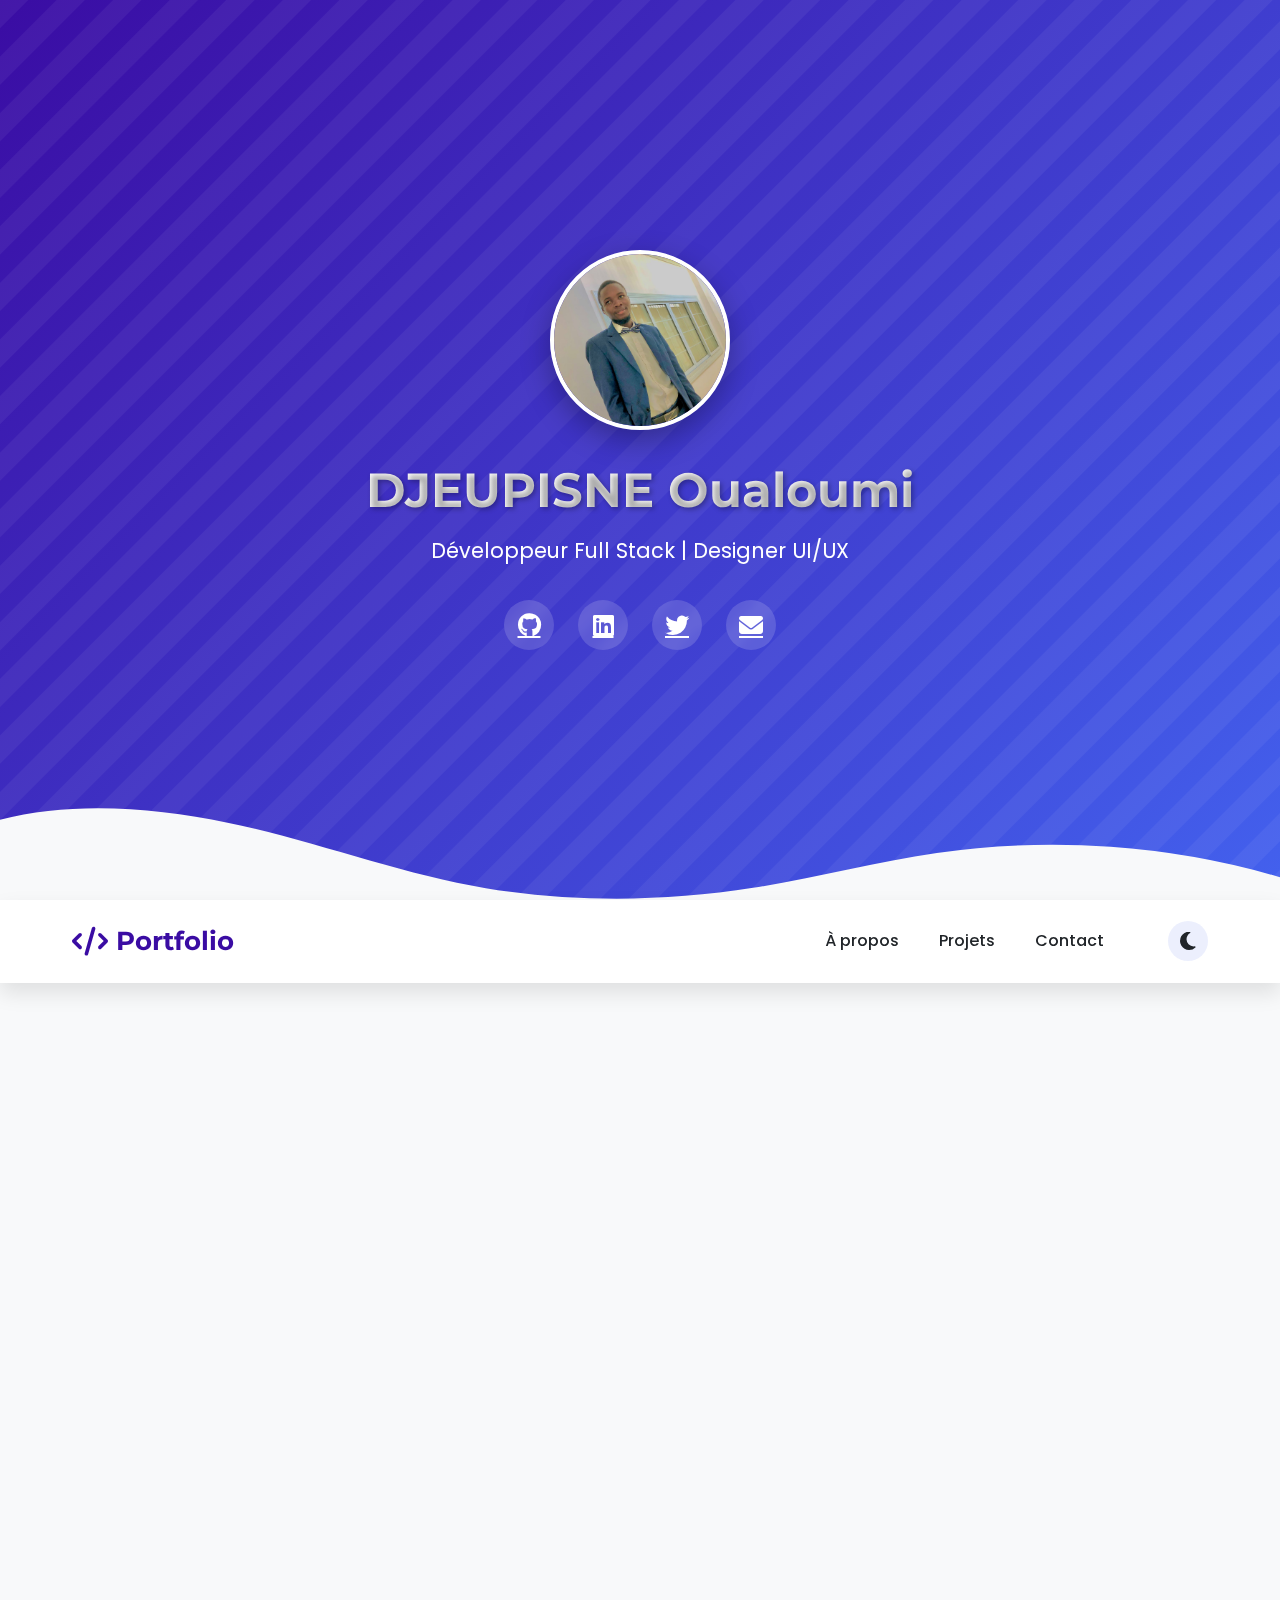
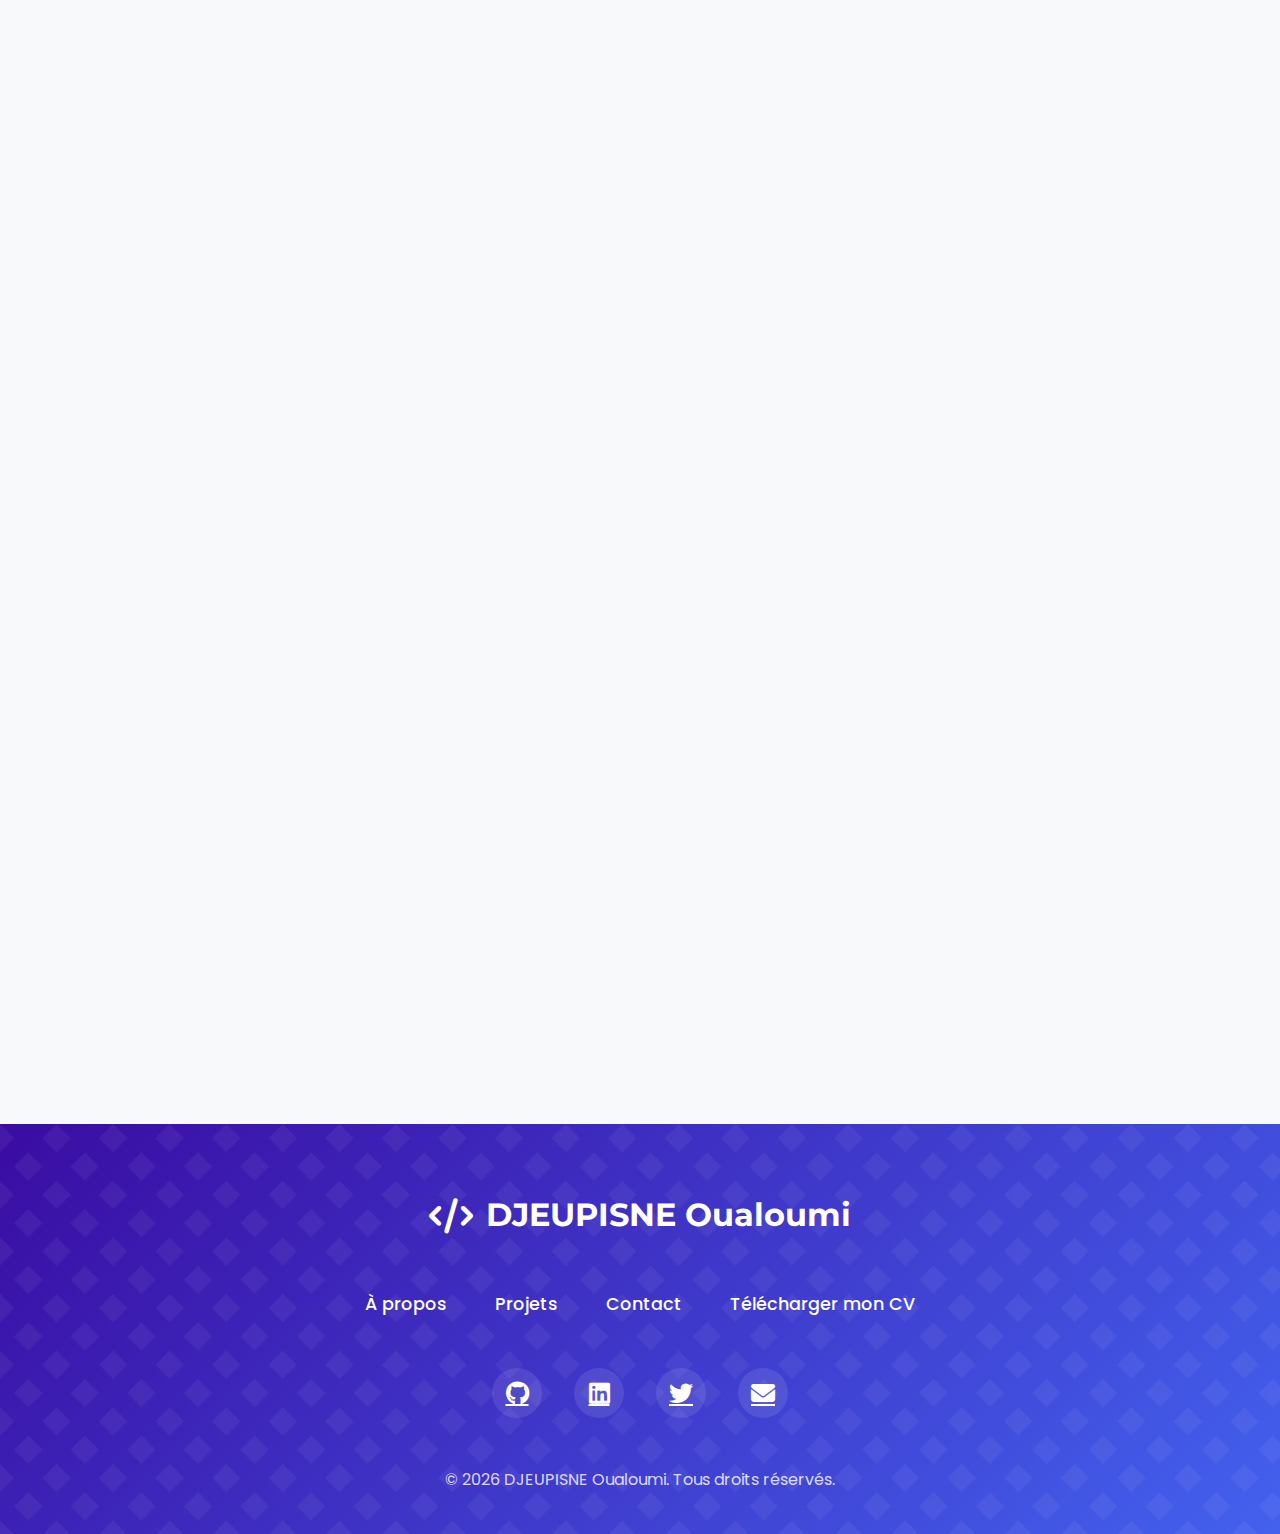
<file: index.html>
<!DOCTYPE html>
<html lang="fr">
<head>
    <meta charset="UTF-8">
    <meta name="viewport" content="width=device-width, initial-scale=1.0">
    <title>Portfolio | DJEUPISNE Oualoumi - Développeur Full Stack</title>
    <meta name="description" content="Portfolio professionnel de DJEUPISNE Oualoumi, Développeur Full Stack et Designer UI/UX basé à Lomé, Togo.">
    
    <!-- Font Awesome -->
    <link rel="stylesheet" href="https://cdnjs.cloudflare.com/ajax/libs/font-awesome/6.4.0/css/all.min.css">
    
    <!-- Google Fonts -->
    <link href="https://fonts.googleapis.com/css2?family=Poppins:wght@300;400;500;600;700&family=Montserrat:wght@400;500;600;700&display=swap" rel="stylesheet">
    
    <!-- AOS Animation -->
    <link href="https://unpkg.com/aos@2.3.1/dist/aos.css" rel="stylesheet">
    
    <!-- Stylesheet -->
    <link rel="stylesheet" href="style.css">
</head>
<body>
    <!-- Header -->
    <header>
        <div class="hero">
            <img src="killer.jpeg" alt="Photo de DJEUPISNE Oualoumi" class="floating" data-aos="fade-up">
            <h1 data-aos="fade-up">DJEUPISNE Oualoumi</h1>
            <p data-aos="fade-up" data-aos-delay="100">Développeur Full Stack | Designer UI/UX</p>
            <div class="social-links" data-aos="fade-up" data-aos-delay="200">
                <a href="https://github.com/votreprofil" target="_blank" aria-label="GitHub"><i class="fab fa-github"></i></a>
                <a href="https://linkedin.com/in/votreprofil" target="_blank" aria-label="LinkedIn"><i class="fab fa-linkedin"></i></a>
                <a href="https://twitter.com/votreprofil" target="_blank" aria-label="Twitter"><i class="fab fa-twitter"></i></a>
                <a href="mailto:oualoumidjeupisne@gmail.com" aria-label="Email"><i class="fas fa-envelope"></i></a>
            </div>
        </div>
        <div class="wave">
            <svg data-name="Layer 1" xmlns="http://www.w3.org/2000/svg" viewBox="0 0 1200 120" preserveAspectRatio="none">
                <path d="M321.39,56.44c58-10.79,114.16-30.13,172-41.86,82.39-16.72,168.19-17.73,250.45-.39C823.78,31,906.67,72,985.66,92.83c70.05,18.48,146.53,26.09,214.34,3V0H0V27.35A600.21,600.21,0,0,0,321.39,56.44Z" class="shape-fill"></path>
            </svg>
        </div>
    </header>
    
    <!-- Navigation -->
    <nav>
        <div class="nav-container">
            <a href="#" class="logo">
                <i class="fas fa-code"></i>
                <span>Portfolio</span>
            </a>
            <div class="nav-links">
                <a href="#about">À propos</a>
                <a href="#projects">Projets</a>
                <a href="#contact">Contact</a>
                <button class="theme-toggle" aria-label="Changer le thème">
                    <i class="fas fa-moon"></i>
                </button>
            </div>
        </div>
    </nav>
    
    <!-- About Section -->
    <section id="about" class="section-padding">
        <h2 class="section-title" data-aos="fade-up">À propos de moi</h2>
        <div class="about-content">
            <div class="about-text" data-aos="fade-right">
                <h3>Qui suis-je ?</h3>
                <p>
                    Je suis un développeur passionné avec une expertise en développement
                    web et mobile. J'aime créer des solutions innovantes et élégantes
                    pour résoudre des problèmes complexes.
                </p>
                <p>
                    Avec 2 ans d'expérience dans le domaine, j'ai travaillé sur divers
                    projets allant des applications web aux solutions d'entreprise.
                </p>
                <h3>Mes compétences</h3>
                <div class="skills">
                    <span class="skill">HTML/CSS</span>
                    <span class="skill">JavaScript</span>
                    <span class="skill">React</span>
                    <span class="skill">Angular</span>
                    <span class="skill">Node.js</span>
                    <span class="skill">Python</span>
                    <span class="skill">UI/UX Design</span>
                    <span class="skill">Git</span>
                    <span class="skill">Java</span>
                    <span class="skill">C</span>
                    <span class="skill">Spring-Boot</span>
                    <span class="skill">Xml/kotlin</span>
                    <span class="skill">WordPress</span>
                    <span class="skill">Responsive Design</span>
                </div>
            </div>
            <div class="about-img" data-aos="fade-left">
                <img src="pon.jpg" alt="Illustration de développement web">
            </div>
        </div>
    </section>
    
    <!-- Projects Section -->
    <section id="projects" class="section-padding">
        <h2 class="section-title" data-aos="fade-up">Mes Projets</h2>
        <div class="projects-grid">
            <div class="project-card" data-aos="fade-up" data-aos-delay="100">
                <div class="project-img">
                    <img src="bar.png" alt="Projet 1">
                </div>
                <div class="project-info">
                    <h3>Application de réservation de billet</h3>
                    <p>Notre application d'agence de voyage en ligne vous connecte aux meilleures destinations, aux offres exclusives et à une expérience de réservation fluide et sécurisée.</p>
                    <div class="project-links">
                        <a href="#" class="view-project-btn" data-project="1"><i class="fas fa-external-link-alt"></i> Voir le projet</a>
                        <a href="#" class="view-code-btn" data-project="1"><i class="fab fa-github"></i> Code source</a>
                    </div>
                </div>
            </div>
            
            <div class="project-card" data-aos="fade-up" data-aos-delay="200">
                <div class="project-img">
                    <img src="rel.png" alt="Projet 2">
                </div>
                <div class="project-info">
                    <h3>Application d'Agence de voyage</h3>
                    <p>Notre application transforme vos rêves d'évasion en réalité. Grâce à une interface intuitive et des suggestions personnalisées, partez à la découverte du monde sans stress.</p>
                    <div class="project-links">
                        <a href="#" class="view-project-btn" data-project="2"><i class="fas fa-external-link-alt"></i> Voir le projet</a>
                        <a href="#" class="view-code-btn" data-project="2"><i class="fab fa-github"></i> Code source</a>
                    </div>
                </div>
            </div>
            
            <div class="project-card" data-aos="fade-up" data-aos-delay="300">
                <div class="project-img">
                    <img src="bay.png" alt="Projet 3">
                </div>
                <div class="project-info">
                    <h3>Application de gestion club vidéo</h3>
                    <p>Notre application vous permet de suivre les abonnés, les cassettes, les emprunts et les retours en temps réel. Grâce à une interface intuitive et des fonctionnalités automatisées, vous gagnez du temps et évitez les erreurs.</p>
                    <div class="project-links">
                        <a href="#" class="view-project-btn" data-project="3"><i class="fas fa-external-link-alt"></i> Voir le projet</a>
                        <a href="#" class="view-code-btn" data-project="3"><i class="fab fa-github"></i> Code source</a>
                    </div>
                </div>
            </div>
        </div>
    </section>
    
    <!-- Contact Section -->
    <section id="contact" class="section-padding">
        <h2 class="section-title" data-aos="fade-up">Contactez-moi</h2>
        <div class="contact-container">
            <div class="contact-info">
                <div class="contact-item" data-aos="fade-right" data-aos-delay="100">
                    <div class="contact-icon">
                        <i class="fas fa-envelope"></i>
                    </div>
                    <div class="contact-text">
                        <h3>Email</h3>
                        <a href="mailto:oualoumidjeupisne@gmail.com">oualoumidjeupisne@gmail.com</a>
                    </div>
                </div>
                
                <div class="contact-item" data-aos="fade-right" data-aos-delay="200">
                    <div class="contact-icon">
                        <i class="fas fa-phone"></i>
                    </div>
                    <div class="contact-text">
                        <h3>Téléphone</h3>
                        <a href="tel:+22893360150">+228 93 36 01 50</a>
                    </div>
                </div>
                
                <div class="contact-item" data-aos="fade-right" data-aos-delay="300">
                    <div class="contact-icon">
                        <i class="fas fa-map-marker-alt"></i>
                    </div>
                    <div class="contact-text">
                        <h3>Localisation</h3>
                        <p>Togo, Lomé</p>
                    </div>
                </div>
            </div>
            
            <div class="contact-form" data-aos="fade-left" data-aos-delay="100">
                <form id="contactForm" action="https://formsubmit.co/oualoumidjeupisne@gmail.com" method="POST">
                    <input type="text" name="_honey" style="display:none">
                    <input type="hidden" name="_captcha" value="false">
                    <input type="hidden" name="_next" value="https://djeupisne.vercel.app/merci.html">
                    <input type="hidden" name="_subject" value="Nouveau message depuis votre portfolio">
                    
                    <div class="form-group">
                        <label for="name">Nom complet</label>
                        <input type="text" id="name" name="name" required>
                    </div>
                    
                    <div class="form-group">
                        <label for="email">Email</label>
                        <input type="email" id="email" name="email" required>
                    </div>
                    
                    <div class="form-group">
                        <label for="message">Votre message</label>
                        <textarea id="message" name="message" rows="5" required></textarea>
                    </div>
                    
                    <button type="submit" class="submit-btn">
                        <i class="fas fa-paper-plane"></i> Envoyer le message
                    </button>
                    
                    <div id="formStatus"></div>
                </form>
            </div>
        </div>
    </section>
    
    <!-- Footer -->
    <footer>
        <div class="footer-content">
            <div class="footer-logo">
                <i class="fas fa-code"></i>
                <span>DJEUPISNE Oualoumi</span>
            </div>
            <div class="footer-links">
                <a href="#about">À propos</a>
                <a href="#projects">Projets</a>
                <a href="#contact">Contact</a>
                <a href="cv.pdf" download>Télécharger mon CV</a>
            </div>
            <div class="footer-social">
                <a href="https://github.com/votreprofil" target="_blank" aria-label="GitHub"><i class="fab fa-github"></i></a>
                <a href="https://linkedin.com/in/votreprofil" target="_blank" aria-label="LinkedIn"><i class="fab fa-linkedin"></i></a>
                <a href="https://twitter.com/votreprofil" target="_blank" aria-label="Twitter"><i class="fab fa-twitter"></i></a>
                <a href="mailto:oualoumidjeupisne@gmail.com" aria-label="Email"><i class="fas fa-envelope"></i></a>
            </div>
            <p class="footer-copyright">© <span id="year"></span> DJEUPISNE Oualoumi. Tous droits réservés.</p>
        </div>
    </footer>
    
    <!-- Back to Top Button -->
    <div class="back-to-top">
        <i class="fas fa-arrow-up"></i>
    </div>
    
    <!-- Protection Overlay -->
    <div class="protection-overlay">
        <i class="fas fa-lock"></i>
        <h2>Action non autorisée</h2>
        <p>L'inspection de ce portfolio est désactivée pour des raisons de protection.</p>
    </div>
    
    <!-- Modal d'authentification -->
    <div id="authModal" class="modal">
        <div class="modal-content">
            <span class="close-modal">&times;</span>
            <h2><i class="fas fa-lock"></i> Authentification requise</h2>
            <p>Veuillez vous connecter pour accéder à ce projet</p>
            <form id="authForm">
                <div class="form-group">
                    <label for="auth-email">Email</label>
                    <input type="email" id="auth-email" required>
                </div>
                <div class="form-group">
                    <label for="auth-password">Mot de passe</label>
                    <input type="password" id="auth-password" required>
                </div>
                <button type="submit" class="submit-btn">
                    <i class="fas fa-sign-in-alt"></i> Se connecter
                </button>
                <div id="authStatus"></div>
            </form>
        </div>
    </div>
    
    <!-- Modal de paiement -->
    <div id="paymentModal" class="modal">
        <div class="modal-content">
            <span class="close-modal">&times;</span>
            <h2><i class="fas fa-credit-card"></i> Paiement sécurisé</h2>
            <p>Accédez au code source pour 19,99€</p>
            <form id="paymentForm">
                <div class="form-group">
                    <label for="card-name">Nom sur la carte</label>
                    <input type="text" id="card-name" required>
                </div>
                <div class="form-group">
                    <label for="card-number">Numéro de carte</label>
                    <input type="text" id="card-number" placeholder="1234 5678 9012 3456" maxlength="19" required>
                </div>
                <div class="form-row">
                    <div class="form-group">
                        <label for="card-expiry">Date d'expiration</label>
                        <input type="text" id="card-expiry" placeholder="MM/AA" maxlength="5" required>
                    </div>
                    <div class="form-group">
                        <label for="card-cvv">CVV</label>
                        <input type="text" id="card-cvv" placeholder="123" maxlength="3" required>
                    </div>
                </div>
                <div class="payment-total">
                    <span>Total:</span>
                    <strong>19,99€</strong>
                </div>
                <button type="submit" class="submit-btn">
                    <i class="fas fa-lock"></i> Payer maintenant
                </button>
                <div id="paymentStatus"></div>
            </form>
        </div>
    </div>
    
    <!-- Scripts -->
    <script src="https://unpkg.com/aos@2.3.1/dist/aos.js"></script>
    <script src="script.js"></script>
</body>
</html>
</file>
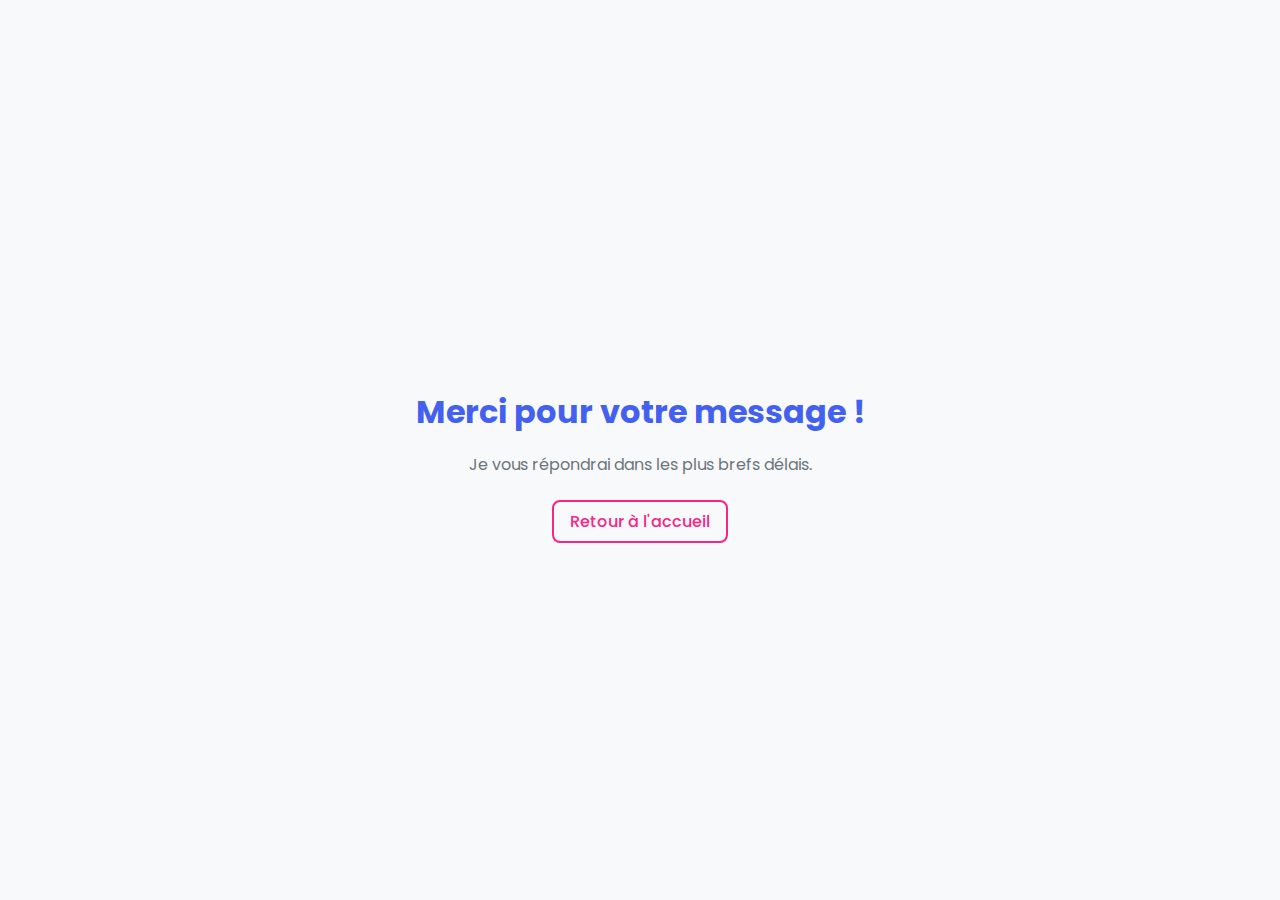
<file: merci.html>
<!DOCTYPE html>
<html lang="fr">
  <head>
    <meta charset="UTF-8" />
    <meta name="viewport" content="width=device-width, initial-scale=1.0" />
    <title>Merci !</title>
    <link
      href="https://fonts.googleapis.com/css2?family=Poppins:wght@300;400;500;600;700&display=swap"
      rel="stylesheet"
    />
    <style>
      body {
        font-family: "Poppins", sans-serif;
        display: flex;
        justify-content: center;
        align-items: center;
        height: 100vh;
        background: #f8f9fa;
        text-align: center;
        margin: 0;
        padding: 0;
      }
      .container {
        max-width: 600px;
        padding: 2rem;
      }
      h1 {
        color: #4361ee;
        margin-bottom: 1rem;
      }
      p {
        color: #6c757d;
        margin-bottom: 2rem;
      }
      a {
        color: #f72585;
        text-decoration: none;
        font-weight: 500;
        padding: 0.5rem 1rem;
        border: 2px solid #f72585;
        border-radius: 8px;
        transition: all 0.3s ease;
      }
      a:hover {
        background: #f72585;
        color: white;
      }
    </style>
  </head>
  <body>
    <div class="container">
      <h1>Merci pour votre message !</h1>
      <p>Je vous répondrai dans les plus brefs délais.</p>
      <a href="/">Retour à l'accueil</a>
    </div>
  </body>
</html>
</file>
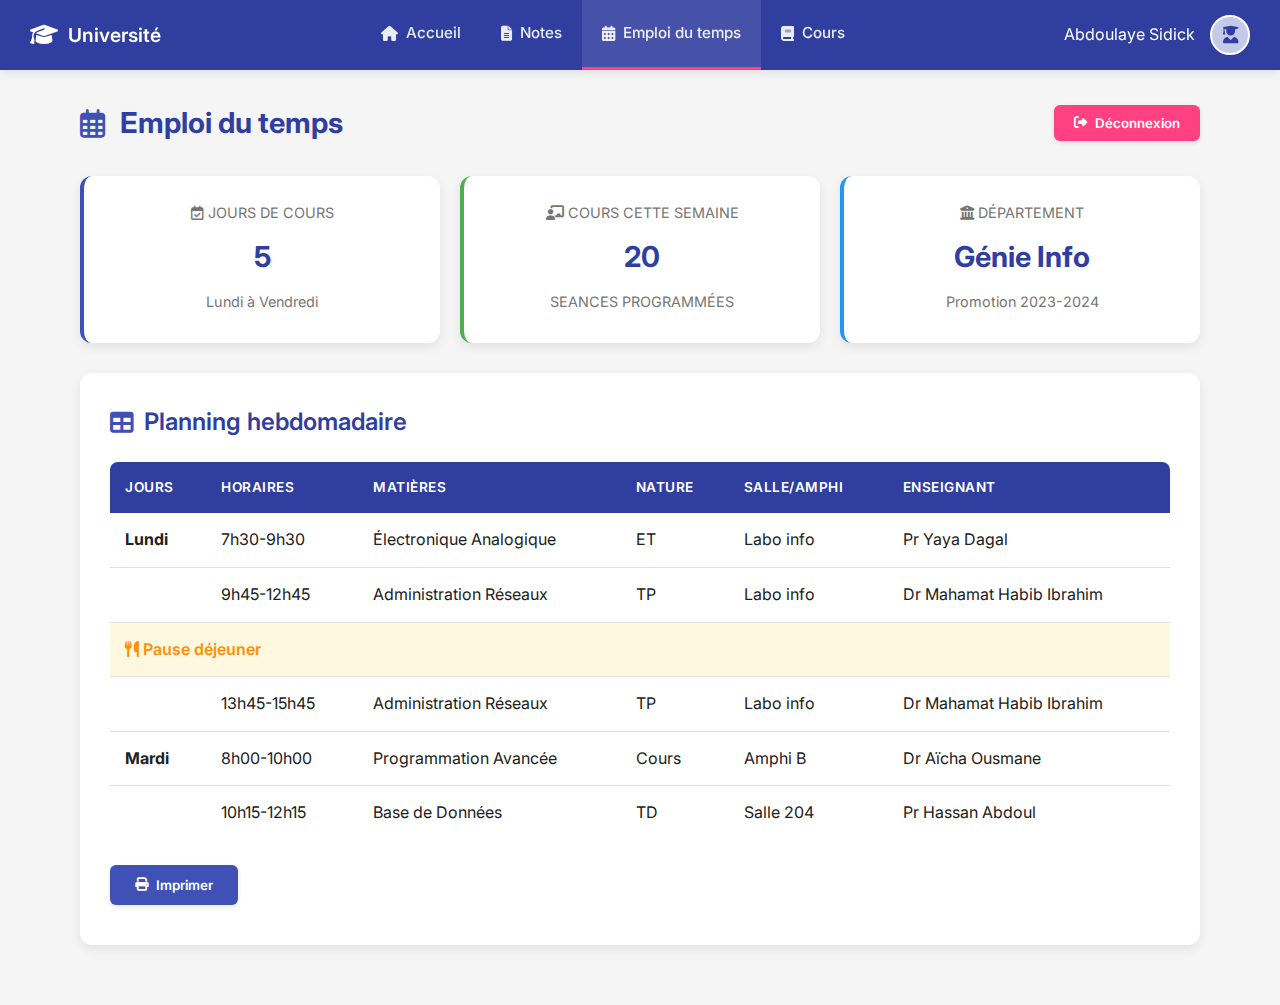
<file: page2.html>
<!DOCTYPE html>
<html lang="fr">
  <head>
    <meta charset="UTF-8" />
    <meta name="viewport" content="width=device-width, initial-scale=1.0" />
    <title>Emploi du Temps - Génie Informatique</title>
    <link
      rel="stylesheet"
      href="https://cdnjs.cloudflare.com/ajax/libs/font-awesome/6.4.0/css/all.min.css"
    />
    <link
      href="https://fonts.googleapis.com/css2?family=Inter:wght@300;400;500;600;700&display=swap"
      rel="stylesheet"
    />
    <style>
      :root {
        --primary: #3f51b5;
        --primary-dark: #303f9f;
        --primary-light: #c5cae9;
        --accent: #ff4081;
        --text-primary: #212121;
        --text-secondary: #757575;
        --divider: #e0e0e0;
        --background: #f5f5f5;
        --white: #ffffff;
        --success: #4caf50;
        --warning: #ff9800;
        --info: #2196f3;
      }

      * {
        margin: 0;
        padding: 0;
        box-sizing: border-box;
        font-family: "Inter", sans-serif;
      }

      body {
        min-height: 100vh;
        background: var(--background);
        color: var(--text-primary);
        line-height: 1.6;
      }

      /* Barre de navigation horizontale en haut */
      .top-nav {
        background: var(--primary-dark);
        color: var(--white);
        padding: 0 30px;
        height: 70px;
        display: flex;
        align-items: center;
        justify-content: space-between;
        box-shadow: 0 2px 10px rgba(0, 0, 0, 0.1);
        position: sticky;
        top: 0;
        z-index: 100;
      }

      .logo {
        display: flex;
        align-items: center;
        font-weight: 600;
        font-size: 1.2rem;
      }

      .logo i {
        margin-right: 10px;
        font-size: 1.4rem;
      }

      .nav-links {
        display: flex;
        height: 100%;
      }

      .nav-links a {
        color: rgba(255, 255, 255, 0.9);
        text-decoration: none;
        padding: 0 20px;
        display: flex;
        align-items: center;
        height: 100%;
        font-weight: 500;
        font-size: 0.95rem;
        transition: all 0.3s ease;
        border-bottom: 3px solid transparent;
      }

      .nav-links a:hover,
      .nav-links a.active {
        background: rgba(255, 255, 255, 0.1);
        border-bottom: 3px solid var(--accent);
      }

      .nav-links a i {
        margin-right: 8px;
      }

      .user-profile {
        display: flex;
        align-items: center;
      }

      .user-avatar {
        width: 40px;
        height: 40px;
        border-radius: 50%;
        background: var(--primary-light);
        margin-left: 15px;
        display: flex;
        align-items: center;
        justify-content: center;
        overflow: hidden;
        border: 2px solid var(--white);
      }

      .user-avatar i {
        color: var(--primary-dark);
        font-size: 1.1rem;
      }

      /* Contenu principal */
      .content {
        padding: 30px 40px;
        max-width: 1200px;
        margin: 0 auto;
      }

      header {
        display: flex;
        justify-content: space-between;
        align-items: center;
        margin-bottom: 30px;
      }

      header h1 {
        color: var(--primary-dark);
        font-weight: 700;
        font-size: 1.8rem;
        display: flex;
        align-items: center;
      }

      header h1 i {
        margin-right: 15px;
        color: var(--primary);
      }

      .btn-deconnexion {
        background: var(--accent);
        color: var(--white);
        padding: 10px 20px;
        border: none;
        border-radius: 6px;
        cursor: pointer;
        font-weight: 600;
        display: flex;
        align-items: center;
        transition: all 0.3s ease;
        box-shadow: 0 2px 5px rgba(0, 0, 0, 0.1);
      }

      .btn-deconnexion:hover {
        background: #e91e63;
        transform: translateY(-2px);
        box-shadow: 0 4px 8px rgba(0, 0, 0, 0.15);
      }

      .btn-deconnexion i {
        margin-right: 8px;
      }

      /* Statistiques améliorées */
      .stats {
        display: grid;
        grid-template-columns: repeat(auto-fit, minmax(250px, 1fr));
        gap: 20px;
        margin-bottom: 30px;
      }

      .stat {
        background: var(--white);
        padding: 25px;
        border-radius: 12px;
        text-align: center;
        box-shadow: 0 4px 12px rgba(0, 0, 0, 0.08);
        transition: transform 0.3s ease, box-shadow 0.3s ease;
        border-left: 4px solid var(--primary);
      }

      .stat:hover {
        transform: translateY(-5px);
        box-shadow: 0 8px 16px rgba(0, 0, 0, 0.1);
      }

      .stat p {
        color: var(--text-secondary);
        font-size: 0.9rem;
        margin-bottom: 5px;
      }

      .stat h2 {
        color: var(--primary-dark);
        margin: 10px 0;
        font-size: 1.8rem;
        font-weight: 700;
      }

      .stat:nth-child(2) {
        border-left-color: var(--success);
      }

      .stat:nth-child(3) {
        border-left-color: var(--info);
      }

      /* Emploi du temps amélioré */
      .timetable {
        background: var(--white);
        padding: 30px;
        border-radius: 12px;
        box-shadow: 0 4px 12px rgba(0, 0, 0, 0.08);
        margin-bottom: 30px;
      }

      .timetable h2 {
        color: var(--primary-dark);
        margin-bottom: 20px;
        font-weight: 600;
        display: flex;
        align-items: center;
      }

      .timetable h2 i {
        margin-right: 10px;
        color: var(--primary);
      }

      table {
        width: 100%;
        border-collapse: separate;
        border-spacing: 0;
        margin-top: 15px;
      }

      th {
        padding: 15px;
        text-align: left;
        background: var(--primary-dark);
        color: var(--white);
        text-transform: uppercase;
        font-weight: 600;
        font-size: 0.85rem;
        letter-spacing: 0.5px;
        position: sticky;
        top: 70px; /* Pour tenir compte de la hauteur de la navbar */
      }

      th:first-child {
        border-top-left-radius: 8px;
      }

      th:last-child {
        border-top-right-radius: 8px;
      }

      td {
        padding: 14px 15px;
        text-align: left;
        border-bottom: 1px solid var(--divider);
        vertical-align: middle;
      }

      tr:last-child td {
        border-bottom: none;
      }

      tr:hover td {
        background: rgba(63, 81, 181, 0.05);
      }

      .pause {
        background: #fff8e1;
        font-weight: 600;
        text-align: center;
        color: #ff8f00;
      }

      .btn-print {
        background: var(--primary);
        color: var(--white);
        padding: 12px 25px;
        border: none;
        border-radius: 6px;
        cursor: pointer;
        display: inline-flex;
        align-items: center;
        margin: 25px 0 10px;
        font-weight: 600;
        transition: all 0.3s ease;
        box-shadow: 0 2px 5px rgba(0, 0, 0, 0.1);
      }

      .btn-print:hover {
        background: var(--primary-dark);
        transform: translateY(-2px);
        box-shadow: 0 4px 8px rgba(0, 0, 0, 0.15);
      }

      .btn-print i {
        margin-right: 8px;
      }

      /* Responsive */
      @media (max-width: 992px) {
        .top-nav {
          padding: 0 15px;
          height: 60px;
        }

        .nav-links a span {
          display: none;
        }

        .nav-links a {
          padding: 0 15px;
        }

        .nav-links a i {
          margin-right: 0;
          font-size: 1.2rem;
        }

        .user-name {
          display: none;
        }

        .content {
          padding: 20px;
        }
      }

      @media (max-width: 768px) {
        .stats {
          grid-template-columns: 1fr;
        }

        table {
          display: block;
          overflow-x: auto;
          white-space: nowrap;
        }
      }
    </style>
  </head>
  <body>
    <!-- Barre de navigation en haut -->
    <nav class="top-nav">
      <div class="logo">
        <i class="fas fa-graduation-cap"></i>
        <span>Université</span>
      </div>

      <div class="nav-links">
        <a href="#"><i class="fas fa-home"></i> <span>Accueil</span></a>
        <a href="#"><i class="fas fa-file-alt"></i> <span>Notes</span></a>
        <a href="#" class="active"
          ><i class="fas fa-calendar-alt"></i> <span>Emploi du temps</span></a
        >
        <a href="#"><i class="fas fa-book"></i> <span>Cours</span></a>
      </div>

      <div class="user-profile">
        <span class="user-name">Abdoulaye Sidick</span>
        <div class="user-avatar">
          <i class="fas fa-user-graduate"></i>
        </div>
      </div>
    </nav>

    <div class="content">
      <header>
        <h1><i class="far fa-calendar-alt"></i> Emploi du temps</h1>
        <button class="btn-deconnexion">
          <i class="fas fa-sign-out-alt"></i> Déconnexion
        </button>
      </header>
      <section class="stats">
        <div class="stat">
          <p><i class="far fa-calendar-check"></i> JOURS DE COURS</p>
          <h2>5</h2>
          <p>Lundi à Vendredi</p>
        </div>
        <div class="stat">
          <p><i class="fas fa-chalkboard-teacher"></i> COURS CETTE SEMAINE</p>
          <h2>20</h2>
          <p>SEANCES PROGRAMMÉES</p>
        </div>
        <div class="stat">
          <p><i class="fas fa-university"></i> DÉPARTEMENT</p>
          <h2>Génie Info</h2>
          <p>Promotion 2023-2024</p>
        </div>
      </section>
      <section class="timetable">
        <h2><i class="fas fa-table"></i> Planning hebdomadaire</h2>
        <table>
          <thead>
            <tr>
              <th>Jours</th>
              <th>Horaires</th>
              <th>Matières</th>
              <th>Nature</th>
              <th>Salle/Amphi</th>
              <th>Enseignant</th>
            </tr>
          </thead>
          <tbody>
            <tr>
              <td><strong>Lundi</strong></td>
              <td>7h30-9h30</td>
              <td>Électronique Analogique</td>
              <td>ET</td>
              <td>Labo info</td>
              <td>Pr Yaya Dagal</td>
            </tr>
            <tr>
              <td></td>
              <td>9h45-12h45</td>
              <td>Administration Réseaux</td>
              <td>TP</td>
              <td>Labo info</td>
              <td>Dr Mahamat Habib Ibrahim</td>
            </tr>
            <tr class="pause">
              <td colspan="6">
                <i class="fas fa-utensils"></i> Pause déjeuner
              </td>
            </tr>
            <tr>
              <td></td>
              <td>13h45-15h45</td>
              <td>Administration Réseaux</td>
              <td>TP</td>
              <td>Labo info</td>
              <td>Dr Mahamat Habib Ibrahim</td>
            </tr>
            <tr>
              <td><strong>Mardi</strong></td>
              <td>8h00-10h00</td>
              <td>Programmation Avancée</td>
              <td>Cours</td>
              <td>Amphi B</td>
              <td>Dr Aïcha Ousmane</td>
            </tr>
            <tr>
              <td></td>
              <td>10h15-12h15</td>
              <td>Base de Données</td>
              <td>TD</td>
              <td>Salle 204</td>
              <td>Pr Hassan Abdoul</td>
            </tr>
          </tbody>
        </table>
        <button class="btn-print"><i class="fas fa-print"></i> Imprimer</button>
      </section>
    </div>
  </body>
</html>
</file>
<file: style.css>
:root {
    --primary: #4361ee;
    --primary-dark: #3a0ca3;
    --secondary: #f72585;
    --light: #f8f9fa;
    --dark: #212529;
    --gray: #6c757d;
    --border-radius: 12px;
    --box-shadow: 0 10px 20px rgba(0, 0, 0, 0.1);
    --transition: all 0.3s ease;
    --bg-color: #f8f9fa;
    --text-color: #212529;
    --nav-bg: rgba(255, 255, 255, 0.95);
    --card-bg: white;
    --section-padding: 6rem 2rem;
}

[data-theme="dark"] {
    --bg-color: #121212;
    --text-color: #f8f9fa;
    --nav-bg: rgba(30, 30, 30, 0.95);
    --card-bg: #1e1e1e;
    --light: #2d2d2d;
    --dark: #f8f9fa;
}

* {
    margin: 0;
    padding: 0;
    box-sizing: border-box;
    user-select: none;
    -webkit-user-select: none;
    -moz-user-select: none;
    -ms-user-select: none;
}

body {
    font-family: "Poppins", sans-serif;
    line-height: 1.7;
    color: var(--text-color);
    background-color: var(--bg-color);
    transition: background-color 0.3s ease, color 0.3s ease;
    overflow-x: hidden;
}

/* Header */
header {
    background: linear-gradient(135deg, var(--primary-dark), var(--primary));
    color: white;
    padding: 3rem 0;
    text-align: center;
    position: relative;
    overflow: hidden;
    min-height: 100vh;
    display: flex;
    align-items: center;
}

header::before {
    content: "";
    position: absolute;
    top: 0;
    left: 0;
    width: 100%;
    height: 100%;
    background: url('[data-uri]');
    z-index: 0;
}

.hero {
    max-width: 1200px;
    margin: 0 auto;
    padding: 0 2rem;
    position: relative;
    z-index: 1;
    width: 100%;
}

.hero img {
    width: 180px;
    height: 180px;
    border-radius: 50%;
    object-fit: cover;
    border: 4px solid white;
    margin-bottom: 1.5rem;
    box-shadow: 0 10px 30px rgba(0, 0, 0, 0.3);
    transition: var(--transition);
}

.hero img:hover {
    transform: scale(1.05);
    box-shadow: 0 15px 40px rgba(0, 0, 0, 0.4);
}

.hero h1 {
    font-family: "Montserrat", sans-serif;
    font-size: 3rem;
    margin-bottom: 0.8rem;
    text-shadow: 2px 2px 5px rgba(0, 0, 0, 0.3);
    background: linear-gradient(to right, white, #f0f0f0);
    -webkit-background-clip: text;
    background-clip: text;
    color: transparent;
    line-height: 1.2;
}

.hero p {
    font-size: 1.3rem;
    opacity: 0.9;
    margin-bottom: 2rem;
    max-width: 700px;
    margin-left: auto;
    margin-right: auto;
}

.social-links {
    display: flex;
    justify-content: center;
    gap: 1.5rem;
    margin-top: 2rem;
}

.social-links a {
    color: white;
    font-size: 1.5rem;
    transition: var(--transition);
    display: inline-flex;
    align-items: center;
    justify-content: center;
    width: 50px;
    height: 50px;
    border-radius: 50%;
    background: rgba(255, 255, 255, 0.15);
    backdrop-filter: blur(5px);
}

.social-links a:hover {
    transform: translateY(-5px) scale(1.1);
    background: var(--secondary);
    box-shadow: 0 8px 20px rgba(247, 37, 133, 0.4);
}

/* Navigation */
nav {
    background-color: var(--nav-bg);
    box-shadow: var(--box-shadow);
    position: sticky;
    top: 0;
    z-index: 100;
    transition: all 0.4s ease;
    backdrop-filter: blur(10px);
    border-bottom: 1px solid rgba(255, 255, 255, 0.1);
}

.nav-container {
    max-width: 1200px;
    margin: 0 auto;
    display: flex;
    justify-content: space-between;
    align-items: center;
    padding: 1.2rem 2rem;
}

.logo {
    font-family: "Montserrat", sans-serif;
    font-weight: 700;
    font-size: 1.6rem;
    color: var(--primary-dark);
    display: flex;
    align-items: center;
    gap: 0.5rem;
    text-decoration: none;
}

.logo i {
    font-size: 1.8rem;
}

.nav-links {
    display: flex;
    gap: 2.5rem;
    align-items: center;
}

.nav-links a {
    text-decoration: none;
    color: var(--text-color);
    font-weight: 500;
    transition: var(--transition);
    position: relative;
    font-size: 1rem;
    padding: 0.5rem 0;
}

.nav-links a:hover {
    color: var(--primary);
}

.nav-links a::after {
    content: "";
    position: absolute;
    width: 0;
    height: 3px;
    background: var(--primary);
    bottom: 0;
    left: 0;
    transition: var(--transition);
    border-radius: 3px;
}

.nav-links a:hover::after {
    width: 100%;
}

.theme-toggle {
    background: none;
    border: none;
    color: var(--text-color);
    font-size: 1.3rem;
    cursor: pointer;
    transition: var(--transition);
    margin-left: 1.5rem;
    display: flex;
    align-items: center;
    justify-content: center;
    width: 40px;
    height: 40px;
    border-radius: 50%;
    background: rgba(67, 97, 238, 0.1);
}

.theme-toggle:hover {
    color: var(--primary);
    transform: rotate(30deg) scale(1.1);
    background: rgba(67, 97, 238, 0.2);
}

/* Sections */
section {
    padding: var(--section-padding);
    max-width: 1200px;
    margin: 0 auto;
}

.section-title {
    text-align: center;
    margin-bottom: 4rem;
    font-family: "Montserrat", sans-serif;
    color: var(--primary-dark);
    font-size: 2.5rem;
    position: relative;
    font-weight: 700;
}

.section-title::after {
    content: "";
    position: absolute;
    width: 100px;
    height: 5px;
    background: var(--secondary);
    bottom: -15px;
    left: 50%;
    transform: translateX(-50%);
    border-radius: 5px;
}

/* About Section */
.about-content {
    display: grid;
    grid-template-columns: 1fr 1fr;
    gap: 4rem;
    align-items: center;
}

.about-text h3 {
    font-size: 1.8rem;
    margin-bottom: 1.5rem;
    color: var(--primary);
    font-weight: 600;
}

.about-text p {
    margin-bottom: 1.5rem;
    color: var(--text-color);
    font-size: 1.1rem;
    line-height: 1.8;
}

.skills {
    display: flex;
    flex-wrap: wrap;
    gap: 1rem;
    margin-top: 2rem;
}

.skill {
    background-color: var(--primary);
    color: white;
    padding: 0.6rem 1.5rem;
    border-radius: 30px;
    font-size: 0.95rem;
    transition: var(--transition);
    font-weight: 500;
    box-shadow: 0 4px 10px rgba(67, 97, 238, 0.3);
}

.skill:hover {
    background-color: var(--secondary);
    transform: translateY(-5px);
    box-shadow: 0 8px 15px rgba(247, 37, 133, 0.4);
}

.about-img {
    position: relative;
    border-radius: var(--border-radius);
    overflow: hidden;
    box-shadow: var(--box-shadow);
    transition: var(--transition);
    height: 100%;
    display: flex;
    align-items: center;
    justify-content: center;
}

.about-img img {
    width: 100%;
    height: auto;
    border-radius: var(--border-radius);
    transition: var(--transition);
}

.about-img:hover {
    transform: translateY(-10px);
    box-shadow: 0 20px 40px rgba(0, 0, 0, 0.15);
}

.about-img:hover img {
    transform: scale(1.03);
}

/* Projects Section */
.projects-grid {
    display: grid;
    grid-template-columns: repeat(auto-fill, minmax(350px, 1fr));
    gap: 2.5rem;
    margin-top: 3rem;
}

.project-card {
    background: var(--card-bg);
    border-radius: var(--border-radius);
    overflow: hidden;
    box-shadow: var(--box-shadow);
    transition: var(--transition);
    border: 1px solid rgba(0, 0, 0, 0.1);
}

.project-card:hover {
    transform: translateY(-15px);
    box-shadow: 0 20px 40px rgba(0, 0, 0, 0.2);
}

.project-img {
    height: 220px;
    overflow: hidden;
    position: relative;
}

.project-img::before {
    content: "";
    position: absolute;
    top: 0;
    left: 0;
    width: 100%;
    height: 100%;
    background: linear-gradient(to bottom, rgba(0,0,0,0.1), rgba(0,0,0,0.3));
    z-index: 1;
}

.project-img img {
    width: 100%;
    height: 100%;
    object-fit: cover;
    transition: var(--transition);
}

.project-card:hover .project-img img {
    transform: scale(1.1);
}

.project-info {
    padding: 2rem;
}

.project-info h3 {
    margin-bottom: 0.8rem;
    color: var(--primary);
    font-size: 1.4rem;
    font-weight: 600;
}

.project-info p {
    margin-bottom: 1.5rem;
    color: var(--text-color);
    font-size: 1rem;
    line-height: 1.7;
}

.project-links {
    display: flex;
    gap: 1.2rem;
}

.project-links a {
    display: inline-flex;
    align-items: center;
    gap: 0.7rem;
    padding: 0.7rem 1.5rem;
    background: var(--primary);
    color: white;
    border-radius: 50px;
    text-decoration: none;
    font-size: 1rem;
    transition: var(--transition);
    font-weight: 500;
    box-shadow: 0 4px 10px rgba(67, 97, 238, 0.3);
}

.project-links a:hover {
    background: var(--primary-dark);
    transform: translateY(-3px);
    box-shadow: 0 8px 15px rgba(67, 97, 238, 0.4);
}

.project-links a:nth-child(2) {
    background: var(--secondary);
    box-shadow: 0 4px 10px rgba(247, 37, 133, 0.3);
}

.project-links a:nth-child(2):hover {
    background: #d91a6d;
    box-shadow: 0 8px 15px rgba(247, 37, 133, 0.4);
}

/* Contact Section */
.contact-container {
    display: grid;
    grid-template-columns: 1fr 1fr;
    gap: 4rem;
}

.contact-info {
    display: flex;
    flex-direction: column;
    gap: 2rem;
}

.contact-item {
    display: flex;
    align-items: center;
    gap: 1.5rem;
    background: var(--card-bg);
    padding: 2rem;
    border-radius: var(--border-radius);
    box-shadow: var(--box-shadow);
    transition: var(--transition);
    border: 1px solid rgba(0, 0, 0, 0.05);
}

.contact-item:hover {
    transform: translateY(-10px);
    box-shadow: 0 15px 30px rgba(0, 0, 0, 0.15);
}

.contact-icon {
    width: 60px;
    height: 60px;
    background-color: var(--primary);
    color: white;
    border-radius: 50%;
    display: flex;
    align-items: center;
    justify-content: center;
    font-size: 1.5rem;
    flex-shrink: 0;
    transition: var(--transition);
}

.contact-item:hover .contact-icon {
    background-color: var(--secondary);
    transform: rotate(15deg) scale(1.1);
}

.contact-text h3 {
    margin-bottom: 0.5rem;
    color: var(--primary);
    font-size: 1.3rem;
    font-weight: 600;
}

.contact-text p, .contact-text a {
    color: var(--text-color);
    text-decoration: none;
    transition: var(--transition);
    font-size: 1.05rem;
}

.contact-text a:hover {
    color: var(--secondary);
}

.contact-form {
    background-color: var(--card-bg);
    padding: 2.5rem;
    border-radius: var(--border-radius);
    box-shadow: var(--box-shadow);
    border: 1px solid rgba(0, 0, 0, 0.05);
}

.form-group {
    margin-bottom: 2rem;
}

.form-group label {
    display: block;
    margin-bottom: 0.8rem;
    font-weight: 500;
    color: var(--text-color);
    font-size: 1.1rem;
}

.form-group input,
.form-group textarea {
    width: 100%;
    padding: 1rem 1.2rem;
    border: 1px solid #ddd;
    border-radius: var(--border-radius);
    font-family: "Poppins", sans-serif;
    background: var(--light);
    color: var(--text-color);
    transition: var(--transition);
    font-size: 1rem;
    user-select: text;
    -webkit-user-select: text;
    -moz-user-select: text;
    -ms-user-select: text;
}

.form-group input:focus,
.form-group textarea:focus {
    outline: none;
    border-color: var(--primary);
    box-shadow: 0 0 0 3px rgba(67, 97, 238, 0.2);
}

.form-group textarea {
    height: 180px;
    resize: vertical;
}

.submit-btn {
    background-color: var(--primary);
    color: white;
    border: none;
    padding: 1rem 2.5rem;
    border-radius: 50px;
    cursor: pointer;
    font-weight: 600;
    transition: var(--transition);
    display: inline-flex;
    align-items: center;
    gap: 0.8rem;
    font-size: 1.1rem;
    box-shadow: 0 4px 15px rgba(67, 97, 238, 0.3);
    font-family: "Poppins", sans-serif;
}

.submit-btn:hover {
    background-color: var(--primary-dark);
    transform: translateY(-3px);
    box-shadow: 0 8px 20px rgba(67, 97, 238, 0.4);
}

/* Footer */
footer {
    background: linear-gradient(135deg, var(--primary-dark), var(--primary));
    color: white;
    text-align: center;
    padding: 4rem 0 2.5rem;
    margin-top: 5rem;
    position: relative;
}

footer::before {
    content: "";
    position: absolute;
    top: 0;
    left: 0;
    width: 100%;
    height: 100%;
    background: url('[data-uri]');
    z-index: 0;
}

.footer-content {
    max-width: 1200px;
    margin: 0 auto;
    padding: 0 2rem;
    position: relative;
    z-index: 1;
}

.footer-logo {
    font-family: "Montserrat", sans-serif;
    font-weight: 700;
    font-size: 2rem;
    color: white;
    display: flex;
    align-items: center;
    justify-content: center;
    gap: 0.8rem;
    margin-bottom: 1.5rem;
}

.footer-logo i {
    font-size: 2.2rem;
}

.footer-links {
    display: flex;
    justify-content: center;
    gap: 3rem;
    margin: 2.5rem 0;
    flex-wrap: wrap;
}

.footer-links a {
    color: white;
    text-decoration: none;
    transition: var(--transition);
    font-size: 1.1rem;
    font-weight: 500;
    position: relative;
    padding: 0.5rem 0;
}

.footer-links a::after {
    content: "";
    position: absolute;
    width: 0;
    height: 2px;
    background: white;
    bottom: 0;
    left: 0;
    transition: var(--transition);
}

.footer-links a:hover {
    transform: translateY(-3px);
}

.footer-links a:hover::after {
    width: 100%;
}

.footer-social {
    display: flex;
    justify-content: center;
    gap: 2rem;
    margin: 2rem 0;
}

.footer-social a {
    color: white;
    font-size: 1.5rem;
    width: 50px;
    height: 50px;
    border-radius: 50%;
    display: flex;
    align-items: center;
    justify-content: center;
    background: rgba(255, 255, 255, 0.1);
    transition: var(--transition);
}

.footer-social a:hover {
    background: var(--secondary);
    transform: translateY(-5px) scale(1.1);
}

.footer-copyright {
    margin-top: 3rem;
    opacity: 0.8;
    font-size: 1rem;
}

/* Back to Top Button */
.back-to-top {
    position: fixed;
    bottom: 2.5rem;
    right: 2.5rem;
    width: 60px;
    height: 60px;
    background: var(--primary);
    color: white;
    border-radius: 50%;
    display: flex;
    align-items: center;
    justify-content: center;
    font-size: 1.5rem;
    cursor: pointer;
    opacity: 0;
    visibility: hidden;
    transition: var(--transition);
    z-index: 99;
    box-shadow: 0 5px 20px rgba(0, 0, 0, 0.2);
    border: none;
}

.back-to-top.active {
    opacity: 1;
    visibility: visible;
}

.back-to-top:hover {
    background: var(--secondary);
    transform: translateY(-5px) scale(1.1);
    box-shadow: 0 10px 25px rgba(247, 37, 133, 0.4);
}

/* Alerts */
.alert {
    padding: 1rem 1.5rem;
    border-radius: var(--border-radius);
    margin-top: 1.5rem;
    display: flex;
    align-items: center;
    gap: 1rem;
    font-size: 1rem;
    font-weight: 500;
}

.alert i {
    font-size: 1.3rem;
}

.alert-success {
    background-color: rgba(40, 167, 69, 0.15);
    color: #28a745;
    border: 1px solid rgba(40, 167, 69, 0.3);
}

.alert-error {
    background-color: rgba(220, 53, 69, 0.15);
    color: #dc3545;
    border: 1px solid rgba(220, 53, 69, 0.3);
}

/* Wave Effect */
.wave {
    position: absolute;
    bottom: 0;
    left: 0;
    width: 100%;
    overflow: hidden;
    line-height: 0;
    transform: rotate(180deg);
}

.wave svg {
    position: relative;
    display: block;
    width: calc(100% + 1.3px);
    height: 100px;
}

.wave .shape-fill {
    fill: var(--bg-color);
}

/* Protection Overlay */
.protection-overlay {
    position: fixed;
    top: 0;
    left: 0;
    width: 100%;
    height: 100%;
    background: rgba(0,0,0,0.9);
    color: white;
    display: none;
    justify-content: center;
    align-items: center;
    flex-direction: column;
    z-index: 9999;
    font-family: 'Montserrat', sans-serif;
    text-align: center;
    padding: 2rem;
}

.protection-overlay i {
    font-size: 3rem;
    margin-bottom: 1.5rem;
    color: #f72585;
}

/* Modal Styles */
.modal {
    display: none;
    position: fixed;
    z-index: 1000;
    left: 0;
    top: 0;
    width: 100%;
    height: 100%;
    background-color: rgba(0, 0, 0, 0.7);
    backdrop-filter: blur(5px);
    animation: fadeIn 0.3s ease;
}

.modal-content {
    background-color: var(--card-bg);
    margin: 5% auto;
    padding: 3rem;
    border-radius: var(--border-radius);
    max-width: 500px;
    width: 90%;
    box-shadow: 0 20px 60px rgba(0, 0, 0, 0.3);
    animation: slideDown 0.3s ease;
    position: relative;
}

.modal-content h2 {
    color: var(--primary);
    margin-bottom: 1rem;
    font-size: 1.8rem;
    display: flex;
    align-items: center;
    gap: 0.8rem;
}

.modal-content p {
    color: var(--text-color);
    margin-bottom: 2rem;
    font-size: 1.1rem;
}

.close-modal {
    color: var(--gray);
    float: right;
    font-size: 2rem;
    font-weight: bold;
    cursor: pointer;
    transition: var(--transition);
    position: absolute;
    top: 1.5rem;
    right: 2rem;
}

.close-modal:hover {
    color: var(--secondary);
    transform: rotate(90deg);
}

.form-row {
    display: grid;
    grid-template-columns: 2fr 1fr;
    gap: 1rem;
}

.payment-total {
    display: flex;
    justify-content: space-between;
    align-items: center;
    padding: 1.5rem;
    background: var(--light);
    border-radius: var(--border-radius);
    margin-bottom: 1.5rem;
    font-size: 1.2rem;
}

.payment-total strong {
    color: var(--primary);
    font-size: 1.5rem;
}

/* Animations */
@keyframes fadeIn {
    from { opacity: 0; }
    to { opacity: 1; }
}

@keyframes slideDown {
    from {
        opacity: 0;
        transform: translateY(-50px);
    }
    to {
        opacity: 1;
        transform: translateY(0);
    }
}

@keyframes float {
    0% { transform: translateY(0px); }
    50% { transform: translateY(-15px); }
    100% { transform: translateY(0px); }
}

.floating {
    animation: float 4s ease-in-out infinite;
}

/* Responsive Design */
@media (max-width: 1200px) {
    .hero h1 {
        font-size: 2.5rem;
    }
    
    .section-title {
        font-size: 2.2rem;
    }
}

@media (max-width: 992px) {
    .about-content,
    .contact-container {
        grid-template-columns: 1fr;
        gap: 3rem;
    }
    
    .about-img {
        max-width: 600px;
        margin: 0 auto;
    }
    
    .nav-links {
        gap: 1.5rem;
    }
    
    .project-info h3 {
        font-size: 1.3rem;
    }
    
    .projects-grid {
        grid-template-columns: repeat(auto-fill, minmax(300px, 1fr));
    }
}

@media (max-width: 768px) {
    .nav-container {
        flex-direction: column;
        gap: 1rem;
        padding: 1rem;
    }
    
    .nav-links {
        width: 100%;
        justify-content: space-between;
        gap: 1rem;
        flex-wrap: wrap;
    }
    
    section {
        padding: 4rem 1.5rem;
    }
    
    .hero {
        padding-top: 5rem;
    }
    
    .hero h1 {
        font-size: 2.2rem;
    }
    
    .hero p {
        font-size: 1.1rem;
    }
    
    .footer-links {
        gap: 1.5rem;
    }
    
    .modal-content {
        padding: 2rem;
        margin: 10% auto;
    }
    
    .form-row {
        grid-template-columns: 1fr;
    }
}

@media (max-width: 576px) {
    .hero h1 {
        font-size: 2rem;
    }
    
    .hero img {
        width: 150px;
        height: 150px;
    }
    
    .section-title {
        font-size: 1.8rem;
        margin-bottom: 3rem;
    }
    
    .section-title::after {
        width: 80px;
        height: 4px;
        bottom: -12px;
    }
    
    .skills {
        justify-content: center;
    }
    
    .project-links {
        flex-direction: column;
    }
    
    .project-links a {
        justify-content: center;
    }
    
    .footer-links {
        flex-direction: column;
        gap: 1rem;
    }
    
    .contact-form {
        padding: 1.5rem;
    }
    
    .back-to-top {
        width: 50px;
        height: 50px;
        font-size: 1.2rem;
        bottom: 1.5rem;
        right: 1.5rem;
    }
    
    .modal-content {
        padding: 1.5rem;
        margin: 15% auto;
    }
    
    .modal-content h2 {
        font-size: 1.5rem;
    }
    
    .close-modal {
        top: 1rem;
        right: 1rem;
        font-size: 1.5rem;
    }
    
    .social-links {
        gap: 1rem;
    }
    
    .social-links a {
        width: 45px;
        height: 45px;
        font-size: 1.3rem;
    }
    
    .projects-grid {
        grid-template-columns: 1fr;
    }
    
    .about-text h3 {
        font-size: 1.5rem;
    }
    
    .about-text p {
        font-size: 1rem;
    }
}
</file>
